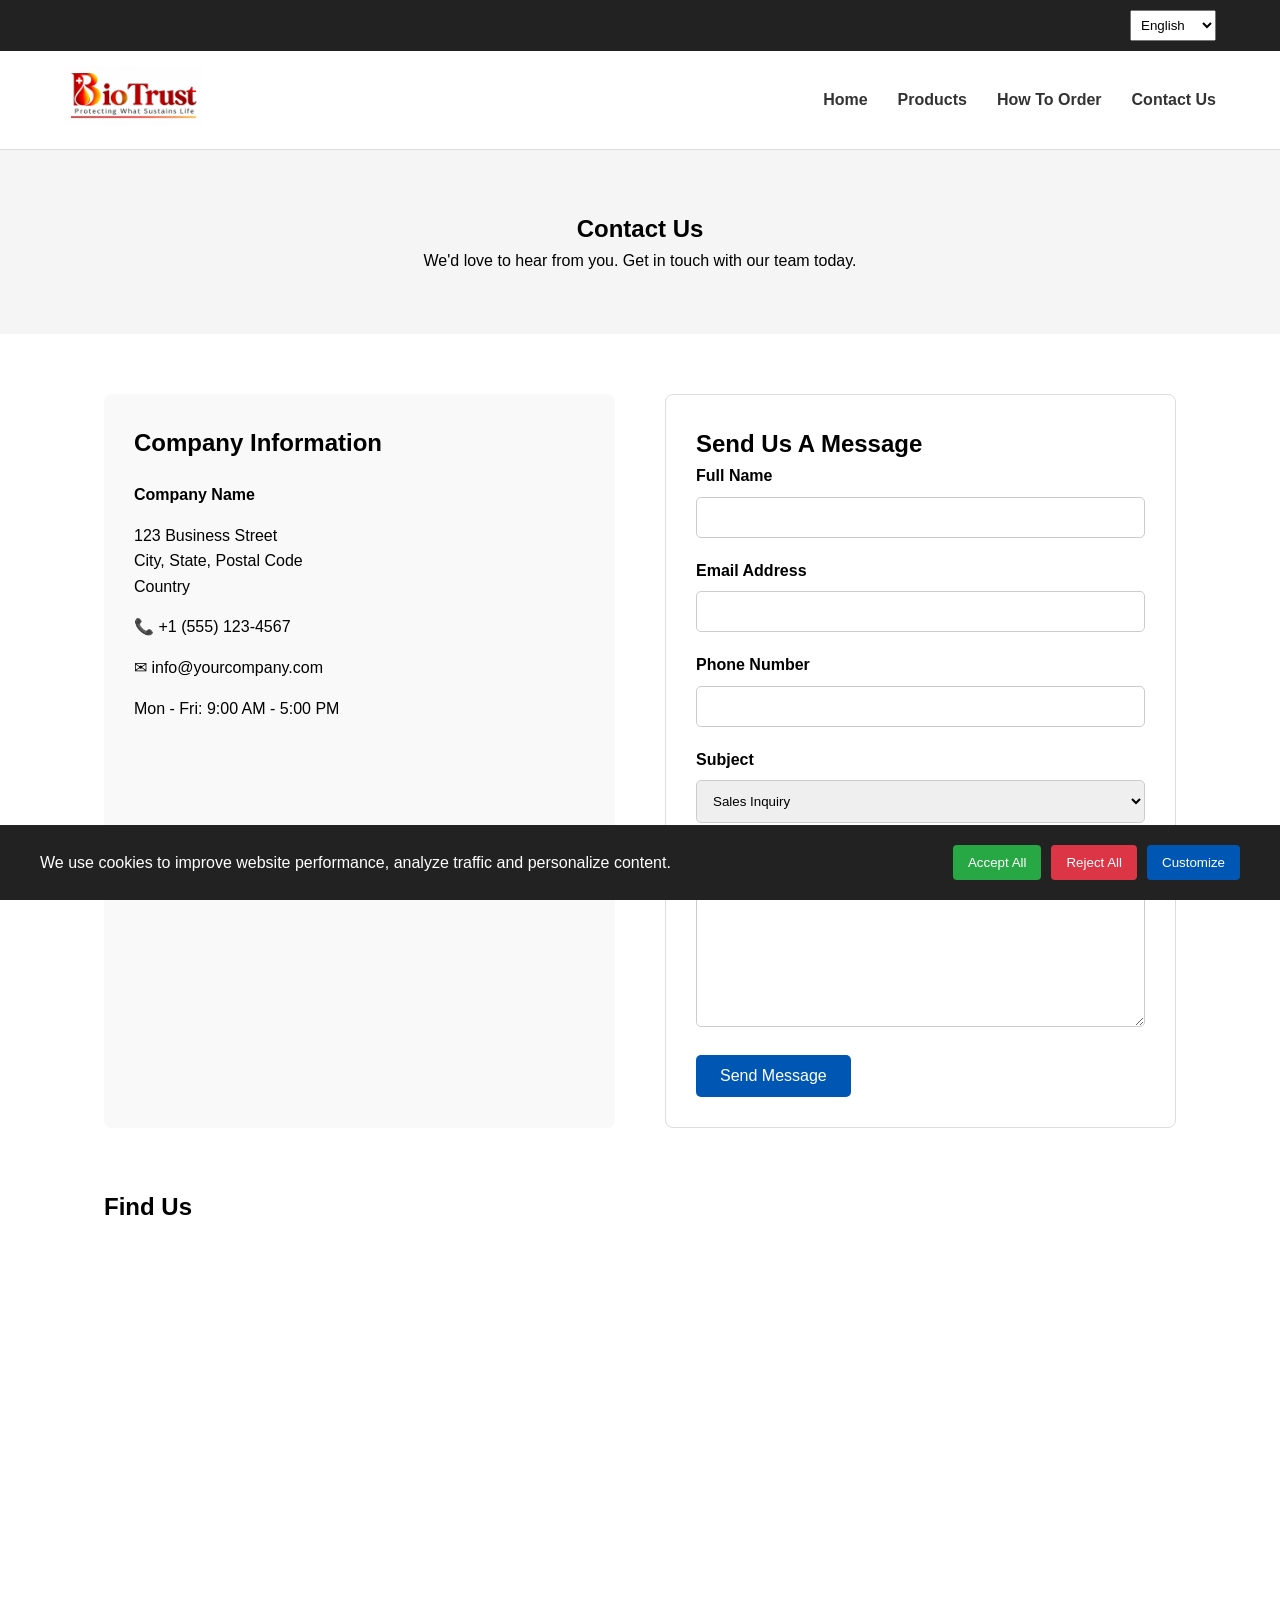
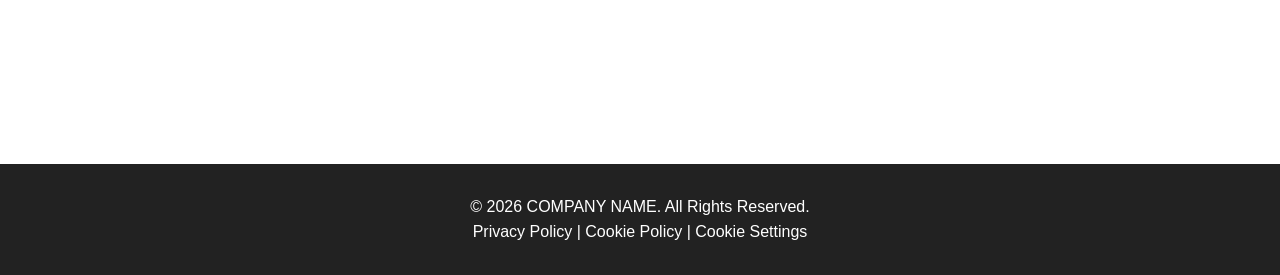
<file: contact.html>
<!DOCTYPE html>
<html lang="en">
<head>

<meta charset="UTF-8">
<meta name="viewport" content="width=device-width, initial-scale=1.0">

<title>Contact Us | Company Name</title>

<meta name="description" content="Contact Company Name for product information, support, and sales inquiries.">

<link rel="stylesheet" href="css/style.css">

<!-- Contact Page Schema -->

<script type="application/ld+json">
{
  "@context":"https://schema.org",
  "@type":"ContactPage",
  "name":"Contact Us",
  "description":"Contact Company Name for support and inquiries."
}
</script>

<style>

.page-banner{
    background:#f5f5f5;
    padding:60px 20px;
    text-align:center;
}

.contact-container{
    max-width:1200px;
    margin:auto;
    padding:60px 5%;
    display:grid;
    grid-template-columns:1fr 1fr;
    gap:50px;
}

.contact-info{
    background:#f9f9f9;
    padding:30px;
    border-radius:8px;
}

.contact-info h2{
    margin-bottom:20px;
}

.contact-info p{
    margin-bottom:15px;
}

.contact-form{
    background:#fff;
    border:1px solid #ddd;
    border-radius:8px;
    padding:30px;
}

.form-group{
    margin-bottom:20px;
}

.form-group label{
    display:block;
    margin-bottom:8px;
    font-weight:600;
}

.form-group input,
.form-group textarea,
.form-group select{
    width:100%;
    padding:12px;
    border:1px solid #ccc;
    border-radius:5px;
}

.form-group textarea{
    height:150px;
    resize:vertical;
}

.contact-btn{
    background:#0056b3;
    color:#fff;
    border:none;
    padding:12px 24px;
    border-radius:5px;
    cursor:pointer;
    font-size:16px;
    transition:.3s;
}

.contact-btn:hover{
    background:#004494;
}

.map-section{
    max-width:1200px;
    margin:0 auto 60px;
    padding:0 5%;
}

.map-section iframe{
    width:100%;
    height:450px;
    border:none;
    border-radius:8px;
}

@media(max-width:768px){

    .contact-container{
        grid-template-columns:1fr;
    }

}
</style>

</head>
<body>

<!-- TOP BAR -->

<div class="top-bar">
    <select>
        <option>English</option>
        <option>Deutsch</option>
        <option>Français</option>
        <option>Español</option>
    </select>
</div>

<!-- HEADER -->

<header>

<div class="header-container">

    <div class="logo">
        <img src="images/logo.png" alt="Company Logo">
    </div>

    <div class="menu-toggle" onclick="toggleMenu()">
        ☰
    </div>

    <nav class="menu" id="menu">
        <a href="index.html">Home</a>
        <a href="products.html">Products</a>
        <a href="how-to-order.html">How To Order</a>
        <a href="contact.html">Contact Us</a>
    </nav>

</div>

</header>

<!-- PAGE HEADER -->

<section class="page-banner">

    <h1>Contact Us</h1>

    <p>
        We'd love to hear from you. Get in touch with our team today.
    </p>

</section>

<!-- CONTACT SECTION -->

<section class="contact-container">

    <!-- COMPANY INFO -->

    <div class="contact-info">

        <h2>Company Information</h2>

        <p>
            <strong>Company Name</strong>
        </p>

        <p>
            123 Business Street<br>
            City, State, Postal Code<br>
            Country
        </p>

        <p>
            📞 +1 (555) 123-4567
        </p>

        <p>
            ✉ info@yourcompany.com
        </p>

        <p>
            Mon - Fri: 9:00 AM - 5:00 PM
        </p>

    </div>

    <!-- CONTACT FORM -->

    <div class="contact-form">

        <h2>Send Us A Message</h2>

        <form
            action="thank-you.html"
            method="post"
        >

            <div class="form-group">
                <label for="name">
                    Full Name
                </label>

                <input
                    type="text"
                    id="name"
                    name="name"
                    required
                >
            </div>

            <div class="form-group">
                <label for="email">
                    Email Address
                </label>

                <input
                    type="email"
                    id="email"
                    name="email"
                    required
                >
            </div>

            <div class="form-group">
                <label for="phone">
                    Phone Number
                </label>

                <input
                    type="tel"
                    id="phone"
                    name="phone"
                >
            </div>

            <div class="form-group">
                <label for="subject">
                    Subject
                </label>

                <select
                    id="subject"
                    name="subject"
                >
                    <option value="sales">Sales Inquiry</option>
                    <option value="support">Support</option>
                    <option value="order">Order Question</option>
                    <option value="general">General Inquiry</option>
                </select>
            </div>

            <div class="form-group">
                <label for="message">
                    Message
                </label>

                <textarea
                    id="message"
                    name="message"
                    required
                ></textarea>
            </div>

            <button
                type="submit"
                class="contact-btn"
            >
                Send Message
            </button>

        </form>

    </div>

</section>

<!-- GOOGLE MAP -->

<section class="map-section">

    <h2 style="margin-bottom:20px;">
        Find Us
    </h2>

    <!-- Replace with your Google Maps Embed URL -->

    <iframe
        src="https://maps.google.com/maps?q=Warsaw&t=&z=13&ie=UTF8&iwloc=&output=embed"
        loading="lazy"
        allowfullscreen
    ></iframe>

</section>

<!-- FOOTER -->

<footer>

    <p>
        © <span id="year"></span>
        COMPANY NAME.
        All Rights Reserved.
    </p>

    <p>
        <a href="privacy-policy.html">Privacy Policy</a> |
        <a href="cookie-policy.html">Cookie Policy</a> |
        <a href="#" id="footer-cookie-settings">
            Cookie Settings
        </a>
    </p>

</footer>

<!-- COOKIE BANNER -->

<div id="cookie-banner" class="cookie-banner">

    <div class="cookie-banner-content">

        <p>
            We use cookies to improve website performance,
            analyze traffic and personalize content.
        </p>

        <div class="cookie-banner-buttons">

            <button id="accept-all">
                Accept All
            </button>

            <button id="reject-all">
                Reject All
            </button>

            <button id="customize-cookies">
                Customize
            </button>

        </div>

    </div>

</div>

<!-- COOKIE MODAL -->

<div id="cookie-modal" class="cookie-modal">

    <div class="cookie-modal-content">

        <h2>Cookie Preferences</h2>

        <div class="cookie-option">
            <label>
                <input type="checkbox" checked disabled>
                Essential Cookies
            </label>
        </div>

        <div class="cookie-option">
            <label>
                <input type="checkbox" id="analyticsCookies">
                Analytics Cookies
            </label>
        </div>

        <div class="cookie-option">
            <label>
                <input type="checkbox" id="marketingCookies">
                Marketing Cookies
            </label>
        </div>

        <div class="cookie-actions">
            <button id="saveCookies">
                Save Preferences
            </button>
        </div>

    </div>

</div>

<button id="cookie-settings-btn">
    🍪 Cookie Settings
</button>

<script src="js/script.js"></script>

</body>
</html>
</file>
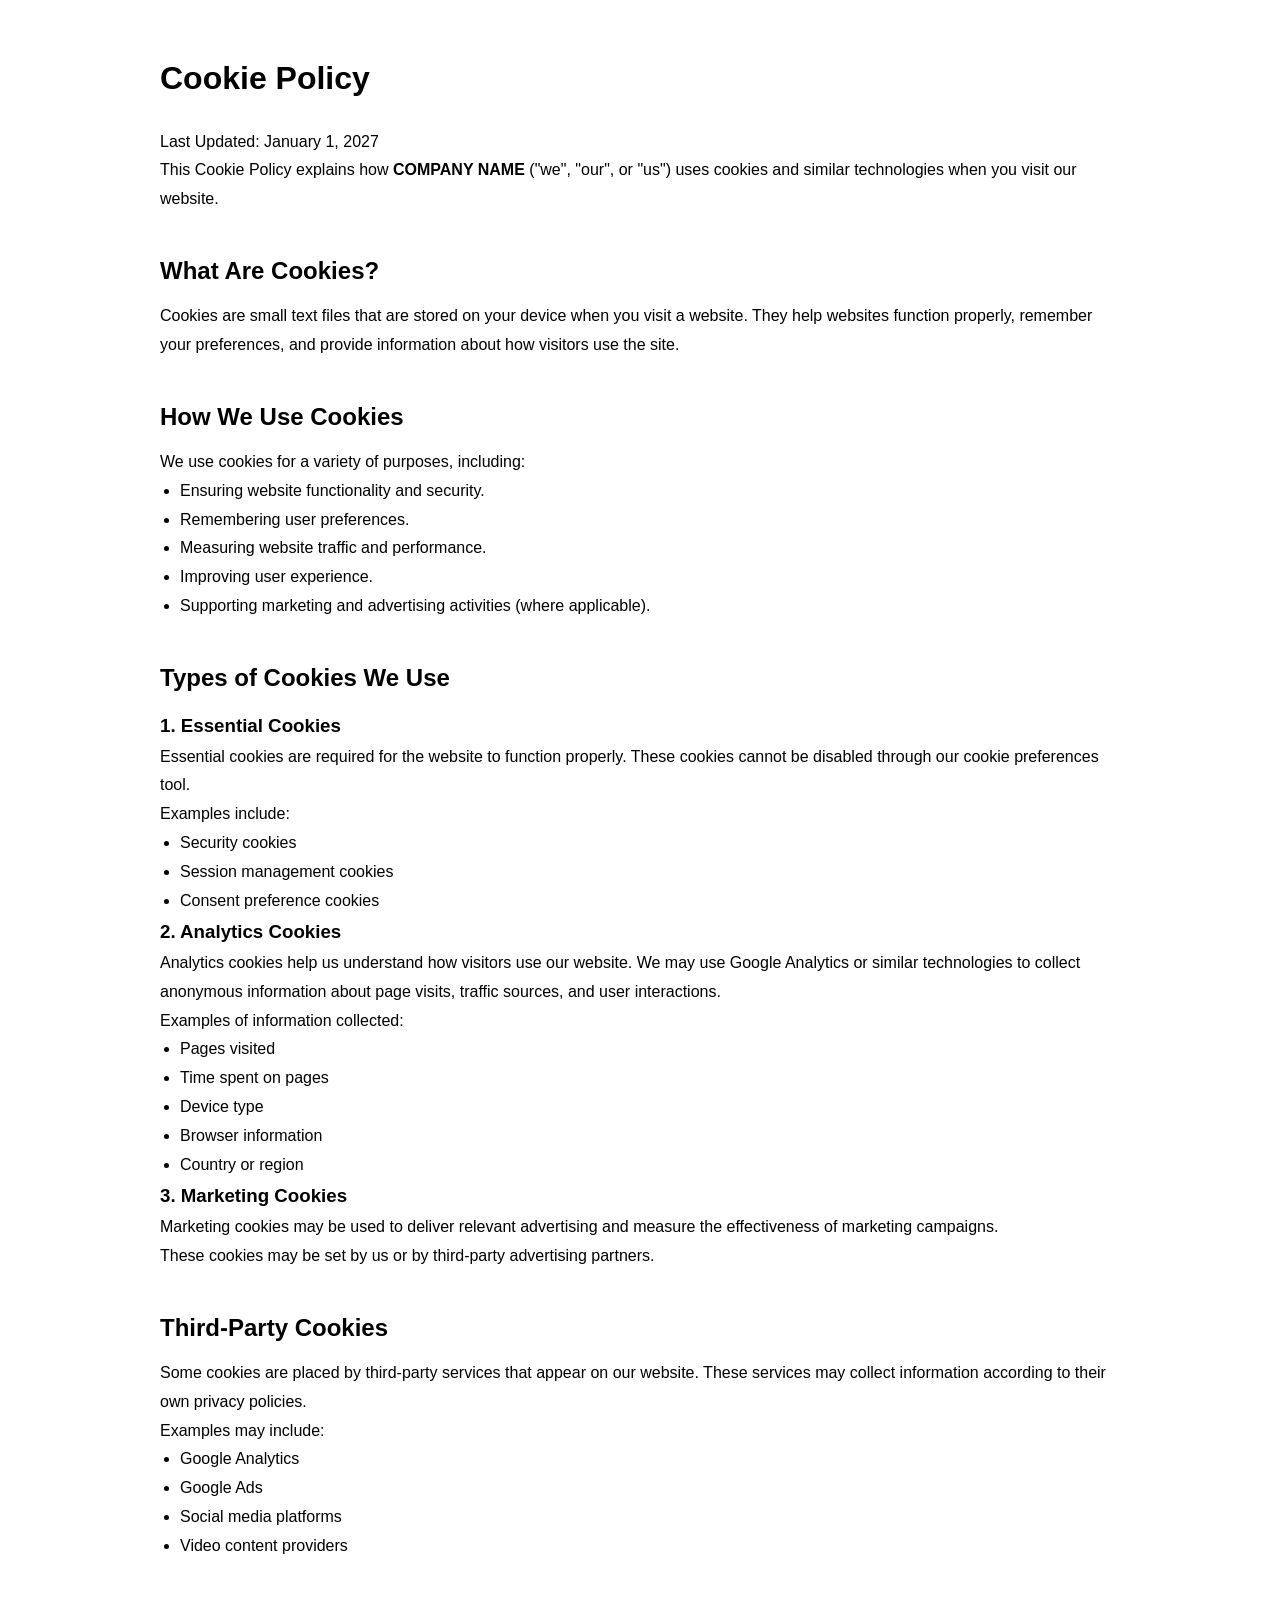
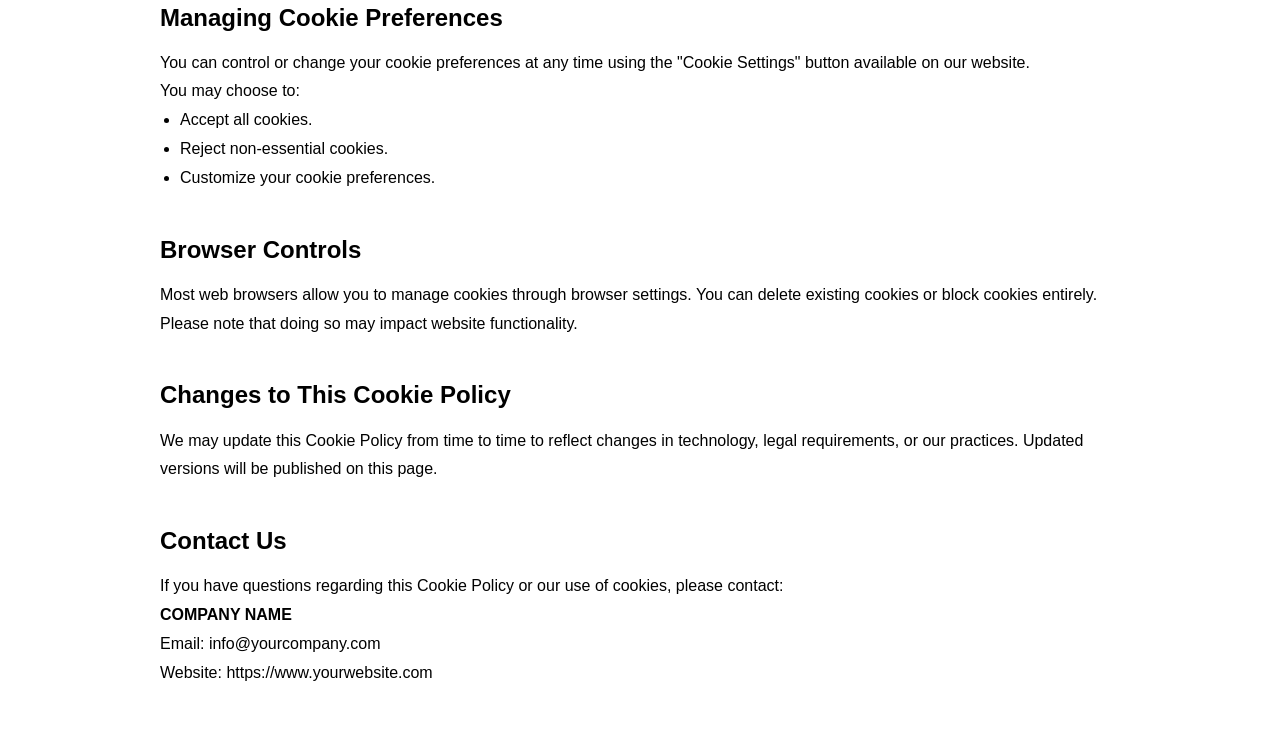
<file: cookie-policy.html>
<!DOCTYPE html>
<html lang="en">
<head>
<meta charset="UTF-8">
<meta name="viewport" content="width=device-width, initial-scale=1.0">

<title>Cookie Policy | Company Name</title>

<meta name="description" content="Learn how Company Name uses cookies and similar technologies on our website.">

<link rel="stylesheet" href="css/style.css">

<style>
.policy-container{
    max-width:1000px;
    margin:50px auto;
    padding:0 20px;
    line-height:1.8;
}

.policy-container h1{
    margin-bottom:20px;
}

.policy-container h2{
    margin-top:35px;
    margin-bottom:10px;
}

.policy-container ul{
    margin-left:20px;
}
</style>

</head>
<body>

<div class="policy-container">

<h1>Cookie Policy</h1>

<p>
Last Updated: January 1, 2027
</p>

<p>
This Cookie Policy explains how <strong>COMPANY NAME</strong>
("we", "our", or "us") uses cookies and similar technologies
when you visit our website.
</p>

<h2>What Are Cookies?</h2>

<p>
Cookies are small text files that are stored on your device
when you visit a website. They help websites function properly,
remember your preferences, and provide information about how
visitors use the site.
</p>

<h2>How We Use Cookies</h2>

<p>
We use cookies for a variety of purposes, including:
</p>

<ul>
<li>Ensuring website functionality and security.</li>
<li>Remembering user preferences.</li>
<li>Measuring website traffic and performance.</li>
<li>Improving user experience.</li>
<li>Supporting marketing and advertising activities (where applicable).</li>
</ul>

<h2>Types of Cookies We Use</h2>

<h3>1. Essential Cookies</h3>

<p>
Essential cookies are required for the website to function
properly. These cookies cannot be disabled through our
cookie preferences tool.
</p>

<p>
Examples include:
</p>

<ul>
<li>Security cookies</li>
<li>Session management cookies</li>
<li>Consent preference cookies</li>
</ul>

<h3>2. Analytics Cookies</h3>

<p>
Analytics cookies help us understand how visitors use our
website. We may use Google Analytics or similar technologies
to collect anonymous information about page visits,
traffic sources, and user interactions.
</p>

<p>
Examples of information collected:
</p>

<ul>
<li>Pages visited</li>
<li>Time spent on pages</li>
<li>Device type</li>
<li>Browser information</li>
<li>Country or region</li>
</ul>

<h3>3. Marketing Cookies</h3>

<p>
Marketing cookies may be used to deliver relevant advertising
and measure the effectiveness of marketing campaigns.
</p>

<p>
These cookies may be set by us or by third-party advertising
partners.
</p>

<h2>Third-Party Cookies</h2>

<p>
Some cookies are placed by third-party services that appear
on our website. These services may collect information according
to their own privacy policies.
</p>

<p>
Examples may include:
</p>

<ul>
<li>Google Analytics</li>
<li>Google Ads</li>
<li>Social media platforms</li>
<li>Video content providers</li>
</ul>

<h2>Managing Cookie Preferences</h2>

<p>
You can control or change your cookie preferences at any time
using the "Cookie Settings" button available on our website.
</p>

<p>
You may choose to:
</p>

<ul>
<li>Accept all cookies.</li>
<li>Reject non-essential cookies.</li>
<li>Customize your cookie preferences.</li>
</ul>

<h2>Browser Controls</h2>

<p>
Most web browsers allow you to manage cookies through browser
settings. You can delete existing cookies or block cookies
entirely. Please note that doing so may impact website
functionality.
</p>

<h2>Changes to This Cookie Policy</h2>

<p>
We may update this Cookie Policy from time to time to reflect
changes in technology, legal requirements, or our practices.
Updated versions will be published on this page.
</p>

<h2>Contact Us</h2>

<p>
If you have questions regarding this Cookie Policy or our use
of cookies, please contact:
</p>

<p>
<strong>COMPANY NAME</strong><br>
Email: info@yourcompany.com<br>
Website: https://www.yourwebsite.com
</p>

</div>

</body>
</html>
</file>
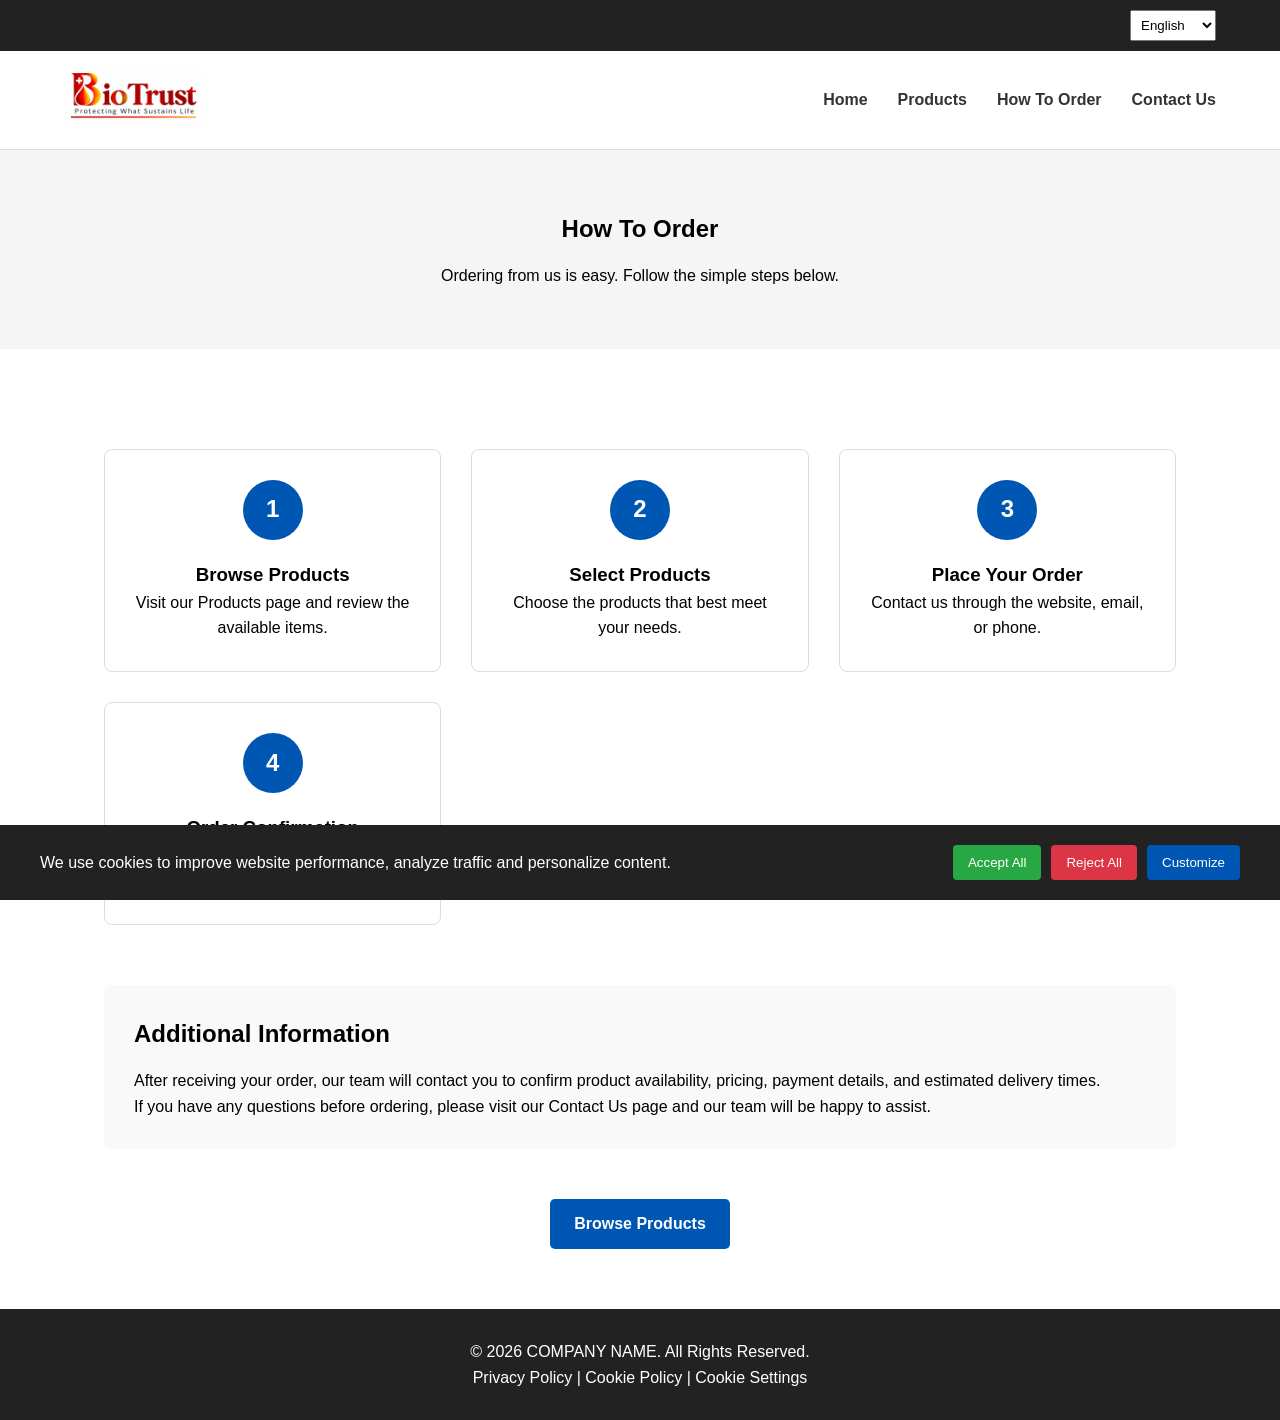
<file: how-to-order.html>
<!DOCTYPE html>
<html lang="en">
<head>

<meta charset="UTF-8">
<meta name="viewport" content="width=device-width, initial-scale=1.0">

<title>How To Order | Company Name</title>

<meta name="description" content="Learn how to place an order with Company Name quickly and easily.">
<meta name="keywords" content="how to order, ordering process, checkout">
<meta name="author" content="Company Name">

<link rel="canonical" href="https://www.yourwebsite.com/how-to-order.html">

<meta property="og:title" content="How To Order | Company Name">
<meta property="og:description" content="Simple ordering process for our products.">
<meta property="og:type" content="website">

<link rel="stylesheet" href="css/style.css">

<style>

.page-banner{
    background:#f5f5f5;
    padding:60px 20px;
    text-align:center;
}

.page-banner h1{
    margin-bottom:15px;
}

.order-container{
    max-width:1200px;
    margin:auto;
    padding:60px 5%;
}

.steps{
    display:grid;
    grid-template-columns:repeat(auto-fit,minmax(250px,1fr));
    gap:30px;
    margin-top:40px;
}

.step-card{
    background:#fff;
    border:1px solid #ddd;
    border-radius:8px;
    padding:30px;
    text-align:center;
    transition:.3s;
}

.step-card:hover{
    box-shadow:0 5px 20px rgba(0,0,0,.1);
    transform:translateY(-5px);
}

.step-number{
    width:60px;
    height:60px;
    margin:0 auto 20px;
    background:#0056b3;
    color:#fff;
    border-radius:50%;
    display:flex;
    justify-content:center;
    align-items:center;
    font-size:24px;
    font-weight:bold;
}

.order-info{
    margin-top:60px;
    background:#f9f9f9;
    padding:30px;
    border-radius:8px;
}

.order-info h2{
    margin-bottom:15px;
}

.cta-section{
    text-align:center;
    margin-top:50px;
}

.order-btn{
    display:inline-block;
    background:#0056b3;
    color:#fff;
    padding:12px 24px;
    border-radius:5px;
    font-weight:600;
    transition:.3s;
}

.order-btn:hover{
    background:#004494;
}

</style>

<!-- How To Order Schema -->

<script type="application/ld+json">
{
 "@context":"https://schema.org",
 "@type":"HowTo",
 "name":"How to Order Products",
 "description":"Step-by-step instructions for placing an order.",
 "step":[
   {
     "@type":"HowToStep",
     "name":"Browse Products",
     "text":"View our product catalogue."
   },
   {
     "@type":"HowToStep",
     "name":"Select Products",
     "text":"Choose the products you wish to purchase."
   },
   {
     "@type":"HowToStep",
     "name":"Submit Order",
     "text":"Contact us or place your order online."
   },
   {
     "@type":"HowToStep",
     "name":"Receive Confirmation",
     "text":"We confirm and process your order."
   }
 ]
}
</script>

</head>

<body>

<!-- TOP BAR -->

<div class="top-bar">
    <select>
        <option>English</option>
        <option>Deutsch</option>
        <option>Français</option>
        <option>Español</option>
    </select>
</div>

<!-- HEADER -->

<header>

<div class="header-container">

    <div class="logo">
        <img src="images/logo.png" alt="Company Logo">
    </div>

    <div class="menu-toggle" onclick="toggleMenu()">
        ☰
    </div>

    <nav class="menu" id="menu">
        <a href="index.html">Home</a>
        <a href="products.html">Products</a>
        <a href="how-to-order.html">How To Order</a>
        <a href="contact.html">Contact Us</a>
    </nav>

</div>

</header>

<!-- PAGE HEADER -->

<section class="page-banner">

    <h1>How To Order</h1>

    <p>
        Ordering from us is easy. Follow the simple steps below.
    </p>

</section>

<!-- ORDER STEPS -->

<section class="order-container">

    <div class="steps">

        <div class="step-card">

            <div class="step-number">
                1
            </div>

            <h3>Browse Products</h3>

            <p>
                Visit our Products page and review the available items.
            </p>

        </div>

        <div class="step-card">

            <div class="step-number">
                2
            </div>

            <h3>Select Products</h3>

            <p>
                Choose the products that best meet your needs.
            </p>

        </div>

        <div class="step-card">

            <div class="step-number">
                3
            </div>

            <h3>Place Your Order</h3>

            <p>
                Contact us through the website, email, or phone.
            </p>

        </div>

        <div class="step-card">

            <div class="step-number">
                4
            </div>

            <h3>Order Confirmation</h3>

            <p>
                We will review and confirm your order details.
            </p>

        </div>

    </div>

    <div class="order-info">

        <h2>Additional Information</h2>

        <p>
            After receiving your order, our team will contact you to
            confirm product availability, pricing, payment details,
            and estimated delivery times.
        </p>

        <p>
            If you have any questions before ordering, please visit
            our Contact Us page and our team will be happy to assist.
        </p>

    </div>

    <div class="cta-section">

        <a href="products.html" class="order-btn">
            Browse Products
        </a>

    </div>

</section>

<!-- FOOTER -->

<footer>

    <p>
        © <span id="year"></span>
        COMPANY NAME.
        All Rights Reserved.
    </p>

    <p>
        <a href="privacy-policy.html">Privacy Policy</a> |
        <a href="cookie-policy.html">Cookie Policy</a> |
        <a href="#" id="footer-cookie-settings">
            Cookie Settings
        </a>
    </p>

</footer>

<!-- COOKIE BANNER -->

<div id="cookie-banner" class="cookie-banner">

    <div class="cookie-banner-content">

        <p>
            We use cookies to improve website performance,
            analyze traffic and personalize content.
        </p>

        <div class="cookie-banner-buttons">

            <button id="accept-all">
                Accept All
            </button>

            <button id="reject-all">
                Reject All
            </button>

            <button id="customize-cookies">
                Customize
            </button>

        </div>

    </div>

</div>

<!-- COOKIE MODAL -->

<div id="cookie-modal" class="cookie-modal">

    <div class="cookie-modal-content">

        <h2>Cookie Preferences</h2>

        <div class="cookie-option">
            <label>
                <input type="checkbox" checked disabled>
                Essential Cookies
            </label>
        </div>

        <div class="cookie-option">
            <label>
                <input type="checkbox" id="analyticsCookies">
                Analytics Cookies
            </label>
        </div>

        <div class="cookie-option">
            <label>
                <input type="checkbox" id="marketingCookies">
                Marketing Cookies
            </label>
        </div>

        <div class="cookie-actions">
            <button id="saveCookies">
                Save Preferences
            </button>
        </div>

    </div>

</div>

<button id="cookie-settings-btn">
    🍪 Cookie Settings
</button>

<script src="js/script.js"></script>

</body>
</html>
</file>
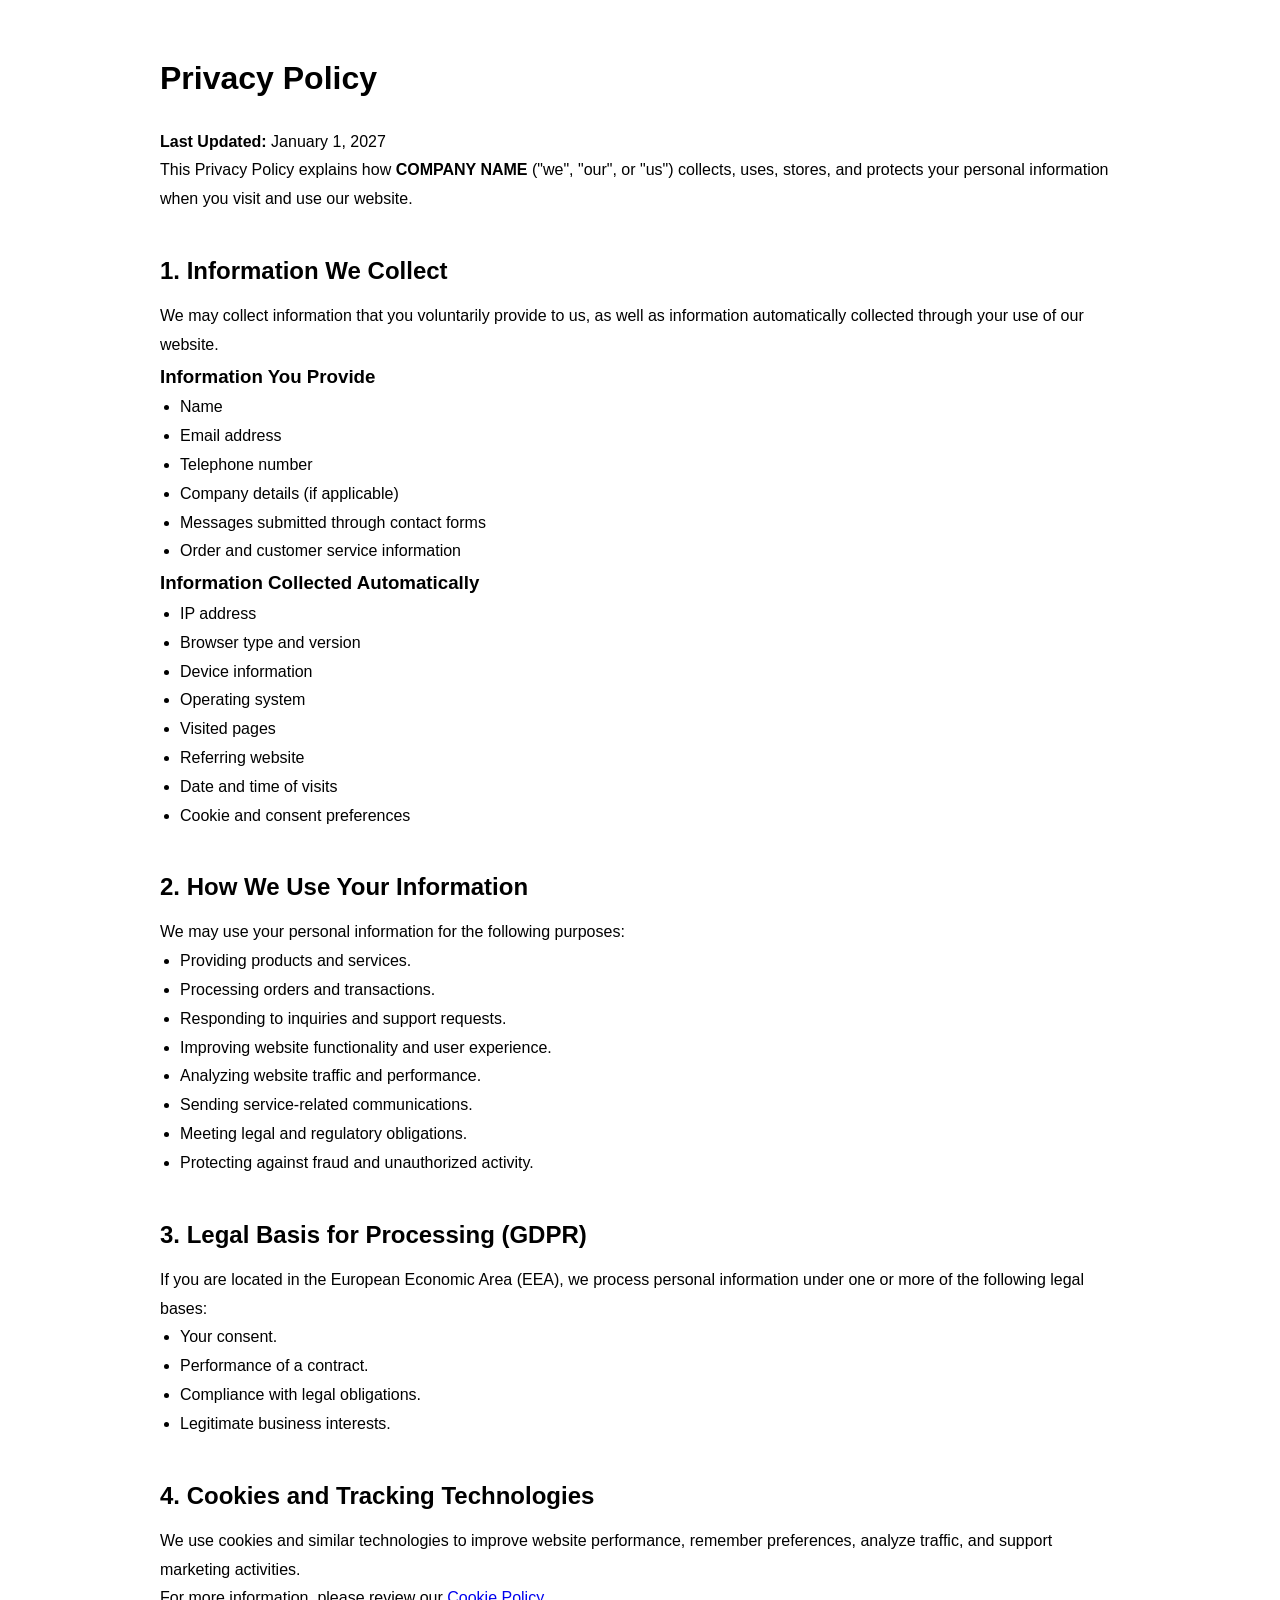
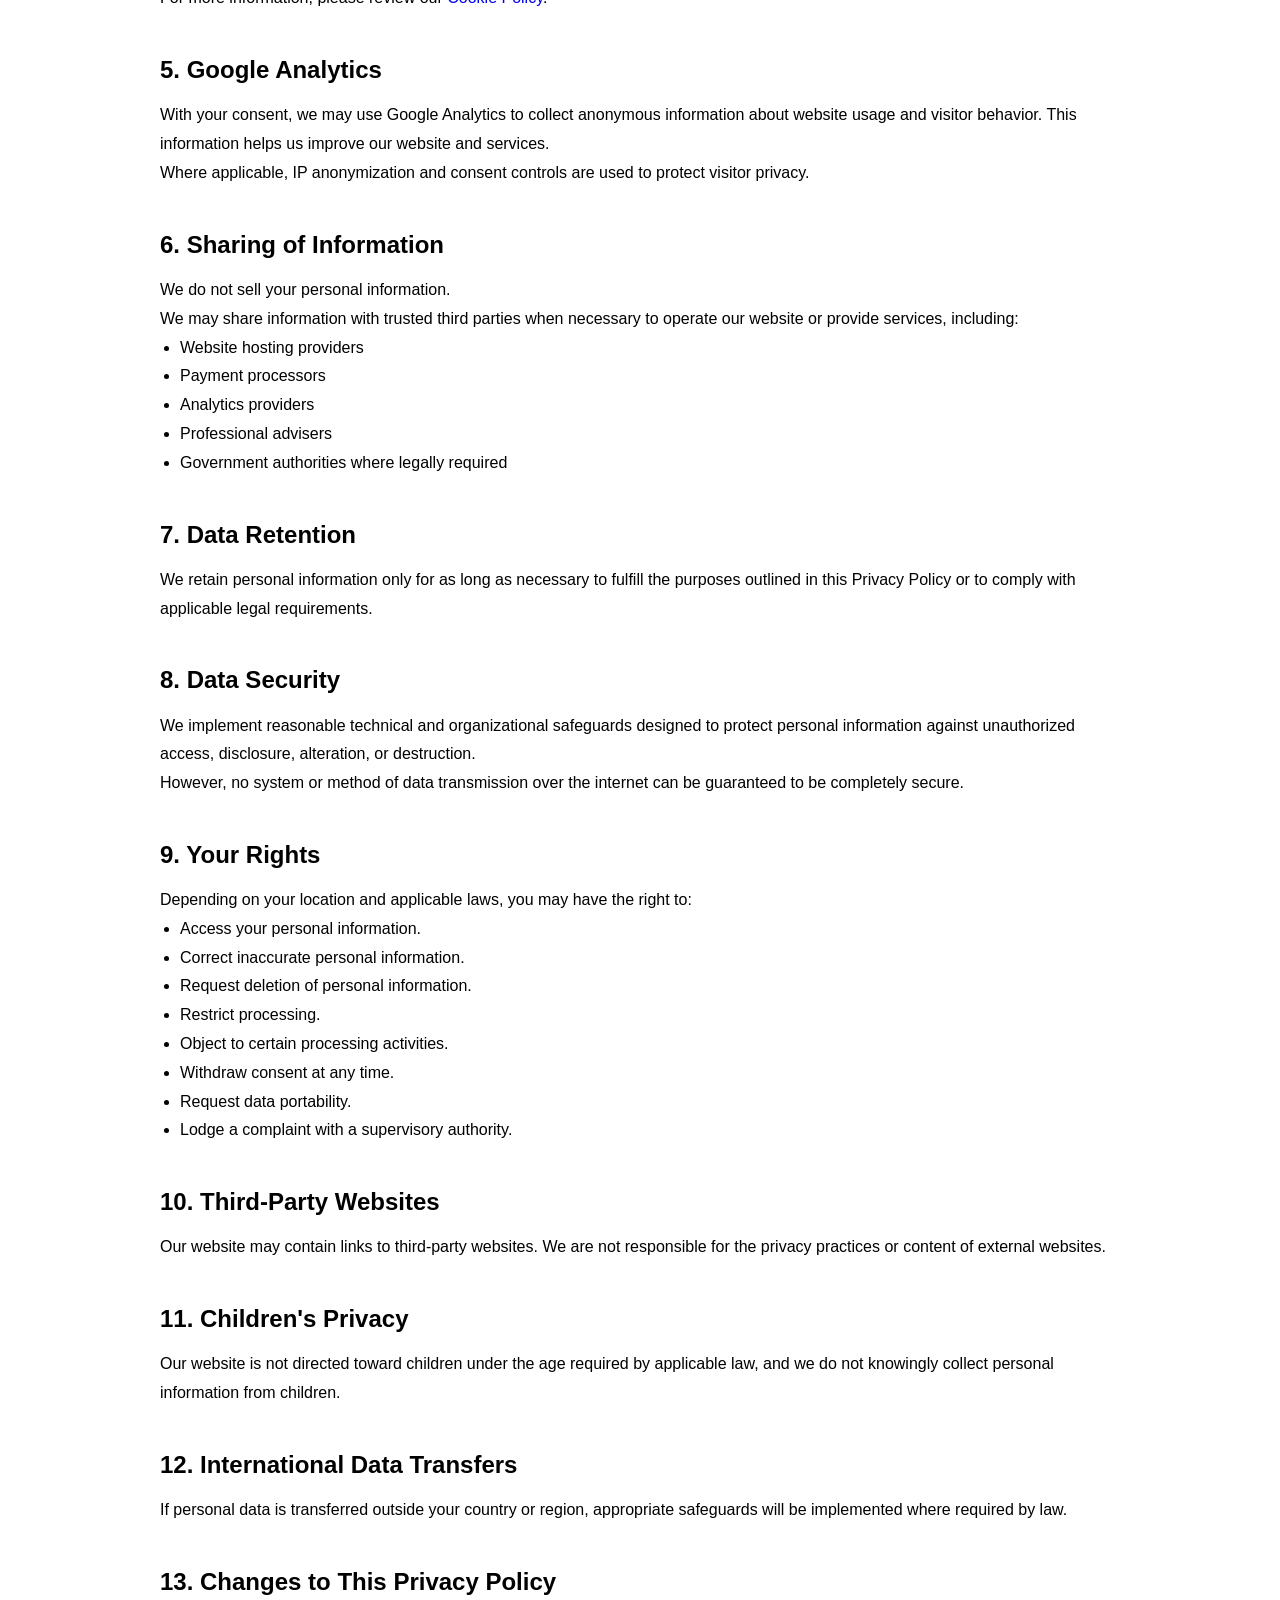
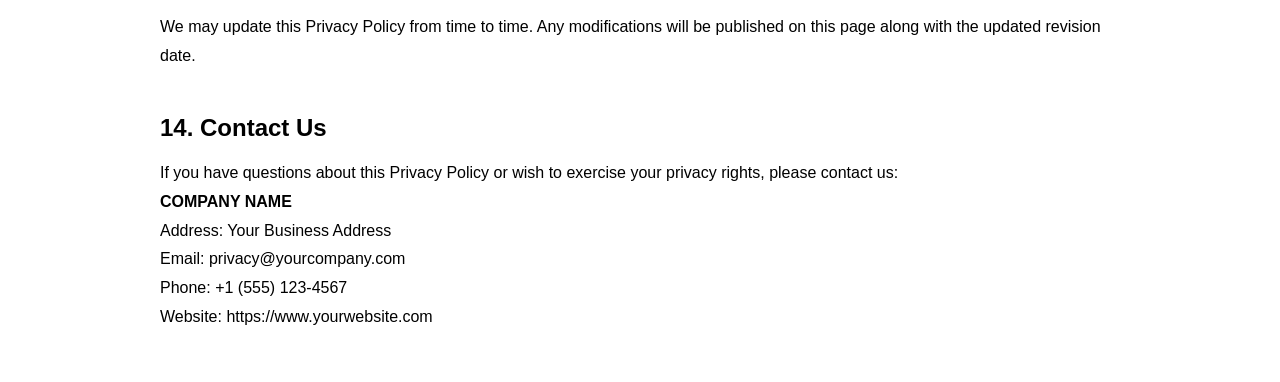
<file: privacy-policy.html>
<!DOCTYPE html>
<html lang="en">
<head>
<meta charset="UTF-8">
<meta name="viewport" content="width=device-width, initial-scale=1.0">

<title>Privacy Policy | Company Name</title>

<meta name="description" content="Privacy Policy for Company Name. Learn how we collect, use, and protect your personal information.">

<link rel="stylesheet" href="css/style.css">

<style>
.policy-container{
    max-width:1000px;
    margin:50px auto;
    padding:0 20px;
    line-height:1.8;
}

.policy-container h1{
    margin-bottom:20px;
}

.policy-container h2{
    margin-top:35px;
    margin-bottom:10px;
}

.policy-container ul{
    margin-left:20px;
}
</style>

</head>
<body>

<div class="policy-container">

<h1>Privacy Policy</h1>

<p><strong>Last Updated:</strong> January 1, 2027</p>

<p>
This Privacy Policy explains how <strong>COMPANY NAME</strong>
("we", "our", or "us") collects, uses, stores, and protects
your personal information when you visit and use our website.
</p>

<h2>1. Information We Collect</h2>

<p>
We may collect information that you voluntarily provide to us,
as well as information automatically collected through your use
of our website.
</p>

<h3>Information You Provide</h3>

<ul>
<li>Name</li>
<li>Email address</li>
<li>Telephone number</li>
<li>Company details (if applicable)</li>
<li>Messages submitted through contact forms</li>
<li>Order and customer service information</li>
</ul>

<h3>Information Collected Automatically</h3>

<ul>
<li>IP address</li>
<li>Browser type and version</li>
<li>Device information</li>
<li>Operating system</li>
<li>Visited pages</li>
<li>Referring website</li>
<li>Date and time of visits</li>
<li>Cookie and consent preferences</li>
</ul>

<h2>2. How We Use Your Information</h2>

<p>
We may use your personal information for the following purposes:
</p>

<ul>
<li>Providing products and services.</li>
<li>Processing orders and transactions.</li>
<li>Responding to inquiries and support requests.</li>
<li>Improving website functionality and user experience.</li>
<li>Analyzing website traffic and performance.</li>
<li>Sending service-related communications.</li>
<li>Meeting legal and regulatory obligations.</li>
<li>Protecting against fraud and unauthorized activity.</li>
</ul>

<h2>3. Legal Basis for Processing (GDPR)</h2>

<p>
If you are located in the European Economic Area (EEA), we
process personal information under one or more of the following
legal bases:
</p>

<ul>
<li>Your consent.</li>
<li>Performance of a contract.</li>
<li>Compliance with legal obligations.</li>
<li>Legitimate business interests.</li>
</ul>

<h2>4. Cookies and Tracking Technologies</h2>

<p>
We use cookies and similar technologies to improve website
performance, remember preferences, analyze traffic, and support
marketing activities.
</p>

<p>
For more information, please review our
<a href="cookie-policy.html">Cookie Policy</a>.
</p>

<h2>5. Google Analytics</h2>

<p>
With your consent, we may use Google Analytics to collect
anonymous information about website usage and visitor behavior.
This information helps us improve our website and services.
</p>

<p>
Where applicable, IP anonymization and consent controls are
used to protect visitor privacy.
</p>

<h2>6. Sharing of Information</h2>

<p>
We do not sell your personal information.
</p>

<p>
We may share information with trusted third parties when
necessary to operate our website or provide services,
including:
</p>

<ul>
<li>Website hosting providers</li>
<li>Payment processors</li>
<li>Analytics providers</li>
<li>Professional advisers</li>
<li>Government authorities where legally required</li>
</ul>

<h2>7. Data Retention</h2>

<p>
We retain personal information only for as long as necessary
to fulfill the purposes outlined in this Privacy Policy or to
comply with applicable legal requirements.
</p>

<h2>8. Data Security</h2>

<p>
We implement reasonable technical and organizational safeguards
designed to protect personal information against unauthorized
access, disclosure, alteration, or destruction.
</p>

<p>
However, no system or method of data transmission over the
internet can be guaranteed to be completely secure.
</p>

<h2>9. Your Rights</h2>

<p>
Depending on your location and applicable laws, you may have
the right to:
</p>

<ul>
<li>Access your personal information.</li>
<li>Correct inaccurate personal information.</li>
<li>Request deletion of personal information.</li>
<li>Restrict processing.</li>
<li>Object to certain processing activities.</li>
<li>Withdraw consent at any time.</li>
<li>Request data portability.</li>
<li>Lodge a complaint with a supervisory authority.</li>
</ul>

<h2>10. Third-Party Websites</h2>

<p>
Our website may contain links to third-party websites.
We are not responsible for the privacy practices or content
of external websites.
</p>

<h2>11. Children's Privacy</h2>

<p>
Our website is not directed toward children under the age
required by applicable law, and we do not knowingly collect
personal information from children.
</p>

<h2>12. International Data Transfers</h2>

<p>
If personal data is transferred outside your country or region,
appropriate safeguards will be implemented where required by law.
</p>

<h2>13. Changes to This Privacy Policy</h2>

<p>
We may update this Privacy Policy from time to time.
Any modifications will be published on this page along with
the updated revision date.
</p>

<h2>14. Contact Us</h2>

<p>
If you have questions about this Privacy Policy or wish to
exercise your privacy rights, please contact us:
</p>

<p>
<strong>COMPANY NAME</strong><br>
Address: Your Business Address<br>
Email: privacy@yourcompany.com<br>
Phone: +1 (555) 123-4567<br>
Website: https://www.yourwebsite.com
</p>

</div>

</body>
</html>
</file>
<file: css/style.css>
*{
    margin:0;
    padding:0;
    box-sizing:border-box;
}

body{
    font-family:Arial,sans-serif;
    line-height:1.6;
}

a{
    text-decoration:none;
}

.top-bar{
    background:#222;
    color:#fff;
    padding:10px 5%;
    display:flex;
    justify-content:flex-end;
}

.top-bar select{
    padding:6px;
}

header{
    border-bottom:1px solid #ddd;
    background:#fff;
}

.header-container{
    max-width:1400px;
    margin:auto;
    display:flex;
    justify-content:space-between;
    align-items:center;
    padding:15px 5%;
}

.logo img{
    max-height:60px;
}

.menu{
    display:flex;
    gap:30px;
}

.menu a{
    color:#333;
    font-weight:600;
}

.menu-toggle{
    display:none;
    cursor:pointer;
    font-size:28px;
}

.hero{
    background:url('../images/hero.jpg') center center/cover;
    height:500px;
    display:flex;
    justify-content:center;
    align-items:center;
}

.hero-box{
    background:rgba(0,0,0,.6);
    padding:30px;
    border-radius:8px;
    text-align:center;
    color:#fff;
}

.content,
.faq{
    max-width:1200px;
    margin:auto;
    padding:60px 5%;
}

.faq details{
    border:1px solid #ddd;
    border-radius:6px;
    padding:12px;
    margin-bottom:10px;
}

footer{
    background:#222;
    color:#fff;
    text-align:center;
    padding:30px;
}

footer a{
    color:#fff;
}

/* COOKIE BANNER */

.cookie-banner{
    position:fixed;
    bottom:0;
    width:100%;
    background:#222;
    color:#fff;
    padding:20px;
    z-index:10000;
}

.cookie-banner-content{
    max-width:1200px;
    margin:auto;
    display:flex;
    justify-content:space-between;
    align-items:center;
    gap:20px;
}

.cookie-banner-buttons{
    display:flex;
    gap:10px;
}

.cookie-banner button{
    border:none;
    padding:10px 15px;
    border-radius:4px;
    cursor:pointer;
}

#accept-all{
    background:#28a745;
    color:white;
}

#reject-all{
    background:#dc3545;
    color:white;
}

#customize-cookies{
    background:#0056b3;
    color:white;
}

/* COOKIE SETTINGS BUTTON */

#cookie-settings-btn{
    position:fixed;
    right:20px;
    bottom:20px;
    border:none;
    border-radius:30px;
    padding:12px 18px;
    background:#0056b3;
    color:#fff;
    cursor:pointer;
}

/* MODAL */

.cookie-modal{
    display:none;
    position:fixed;
    inset:0;
    background:rgba(0,0,0,.7);
    justify-content:center;
    align-items:center;
    z-index:10001;
}

.cookie-modal-content{
    background:#fff;
    width:90%;
    max-width:600px;
    padding:30px;
    border-radius:8px;
}

.cookie-option{
    margin:15px 0;
}

.cookie-actions{
    margin-top:20px;
}

.cookie-actions button{
    padding:10px 15px;
    border:none;
    border-radius:4px;
    background:#0056b3;
    color:white;
    cursor:pointer;
}

@media(max-width:768px){

    .menu{
        display:none;
        flex-direction:column;
        width:100%;
        margin-top:20px;
    }

    .menu.active{
        display:flex;
    }

    .menu-toggle{
        display:block;
    }

    .cookie-banner-content{
        flex-direction:column;
        text-align:center;
    }

    .hero{
        height:350px;
    }
}
</file>
